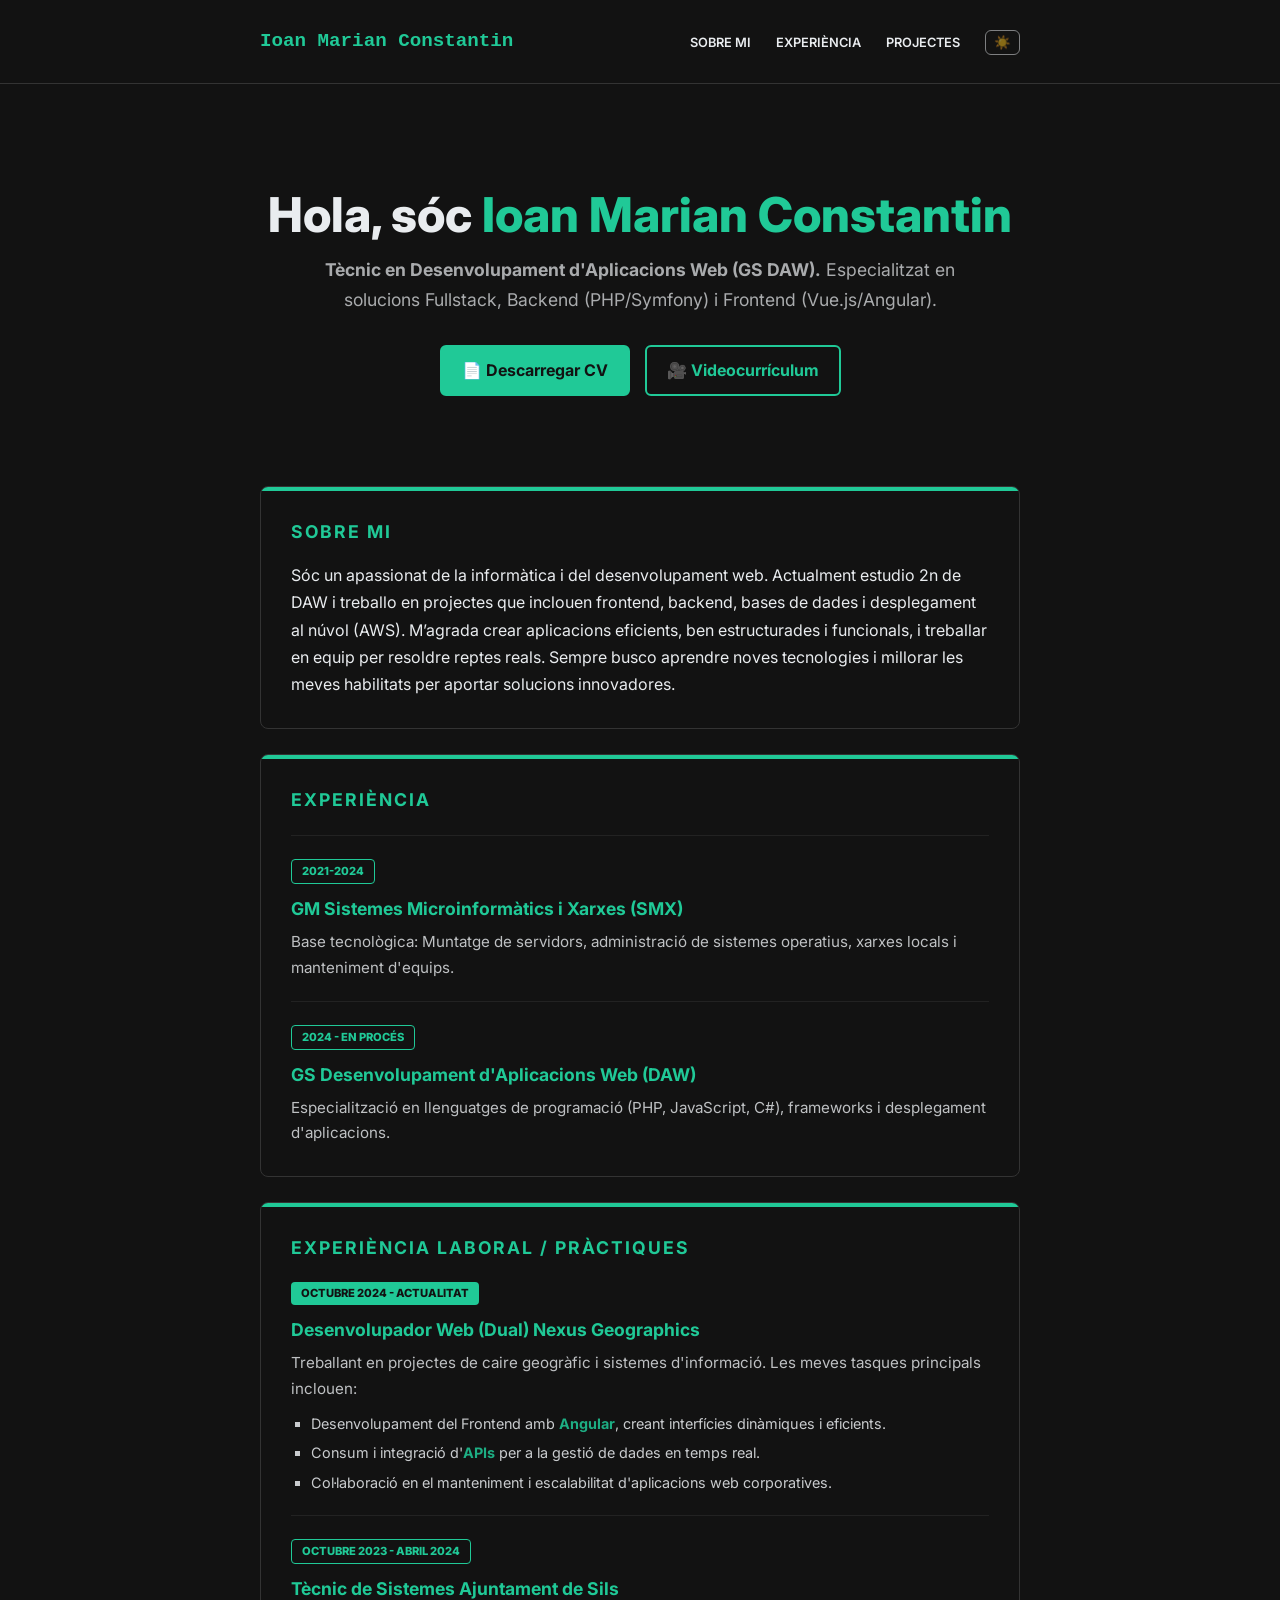
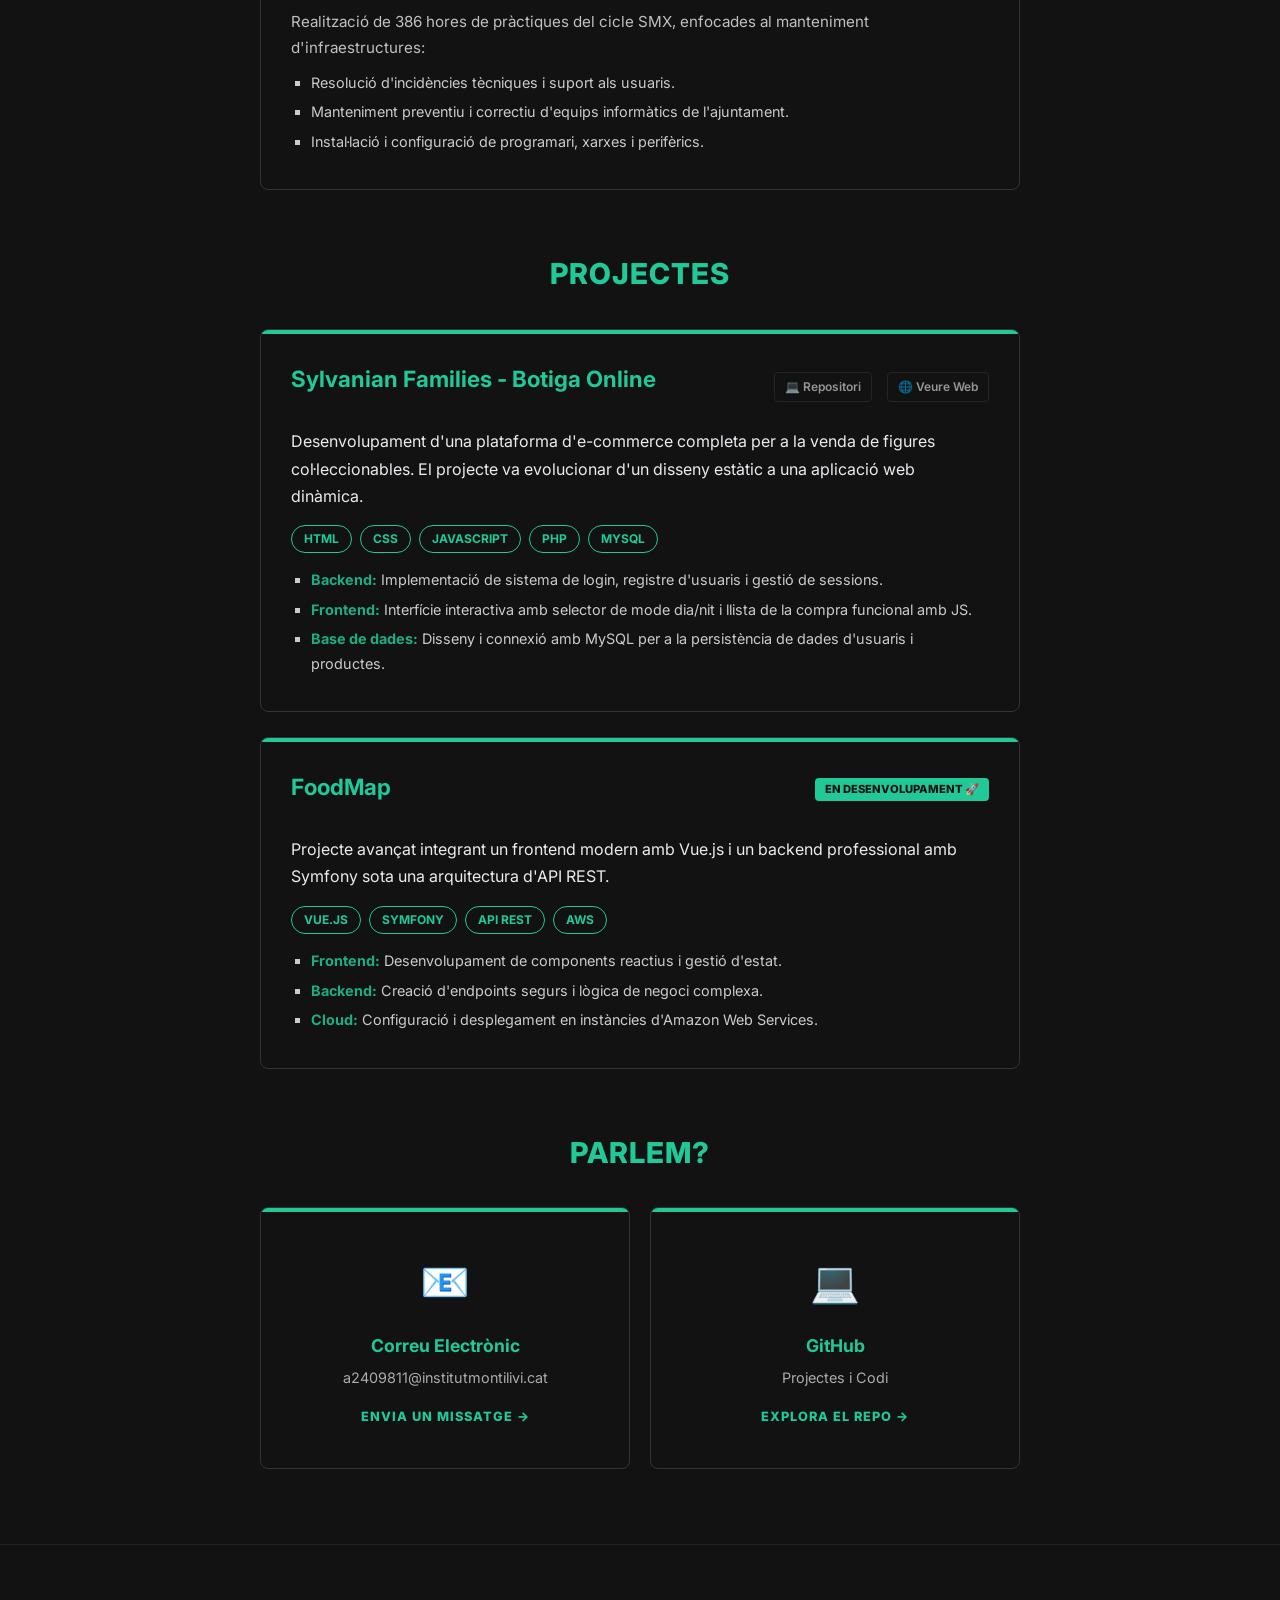
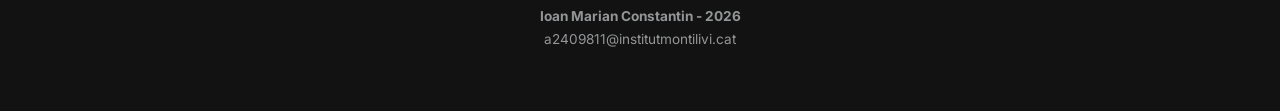
<file: index.html>
<!DOCTYPE html>
<html lang="ca" data-theme="dark">
<head>
    <meta charset="UTF-8">
    <meta name="viewport" content="width=device-width, initial-scale=1.0">
    <title>Ioan | Portafoli DAW</title>
    <link rel="preconnect" href="https://fonts.googleapis.com">
    <link href="https://fonts.googleapis.com/css2?family=Inter:wght@400;600;800&display=swap" rel="stylesheet">
    <link rel="stylesheet" href="style.css">
</head>
<body>

    <header>
        <div class="container nav-container">
            <div class="logo">Ioan Marian Constantin</div>
            <nav>
                <ul>
                    <li><a href="#sobre-mi">Sobre mi</a></li>
                    <li><a href="#experiencia">Experiència</a></li>
                    <li><a href="#projectes">Projectes</a></li>
                    <li><button id="theme-btn" class="mode-toggle">🌓</button></li>
                </ul>
            </nav>
        </div>
    </header>

    <section id="hero">
    <div class="container hero-flex">
        <div class="hero-text">
            <h1>Hola, sóc <span>Ioan Marian Constantin</span></h1>
            <p><strong>Tècnic en Desenvolupament d'Aplicacions Web (GS DAW).</strong> Especialitzat en solucions Fullstack, Backend (PHP/Symfony) i Frontend (Vue.js/Angular).</p>
            <div class="hero-cta">
                <a href="CV_Ioan_Constantin.pdf" class="btn-primary" download>📄 Descarregar CV</a>
                <a href="video.html" class="btn-secondary">🎥 Videocurrículum</a>
            </div>  
        </div>
    </div>
    </section>

    <main class="container">
        <section id="sobre-mi" class="card bloc-destacat">
            <div class="header-bloc">
                <h2>Sobre mi</h2>
            </div>
            <p>Sóc un apassionat de la informàtica i del desenvolupament web.
                Actualment estudio 2n de DAW i treballo en projectes que inclouen frontend, backend, bases de dades i desplegament al núvol (AWS).
                M’agrada crear aplicacions eficients, ben estructurades i funcionals, i treballar en equip per resoldre reptes reals.
                Sempre busco aprendre noves tecnologies i millorar les meves habilitats per aportar solucions innovadores.
            </p>
        </section>

        <section id="experiencia" class="card bloc-destacat">
            <div class="header-bloc">
                <h2>Experiència</h2>
            </div>

            <hr class="separator">

            <div class="exp-item">
                <span class="tag-outline">2021-2024</span>
                <h3>GM Sistemes Microinformàtics i Xarxes (SMX)</h3>
                <p>Base tecnològica: Muntatge de servidors, administració de sistemes operatius, xarxes locals i manteniment d'equips.</p>
            </div>

            <hr class="separator">

            <div class="exp-item">
                <span class="tag-outline">2024 - en procés</span>
                <h3>GS Desenvolupament d'Aplicacions Web (DAW)</h3>
                <p>Especialització en llenguatges de programació (PHP, JavaScript, C#), frameworks i desplegament d'aplicacions.</p>
            </div>

        </section>

        <section id="experienciaLaboral" class="card bloc-destacat">
            <div class="header-bloc">
                <h2>Experiència Laboral / Pràctiques</h2>
            </div>

            <div class="exp-item">
                <span class="tag">Octubre 2024 - Actualitat</span>
                <h3>Desenvolupador Web (Dual) Nexus Geographics</h3>
                <p>Treballant en projectes de caire geogràfic i sistemes d'informació. Les meves tasques principals inclouen:</p>
                <ul class="exp-list-detall">
                    <li>Desenvolupament del Frontend amb <strong>Angular</strong>, creant interfícies dinàmiques i eficients.</li>
                    <li>Consum i integració d'<strong>APIs</strong> per a la gestió de dades en temps real.</li>
                    <li>Col·laboració en el manteniment i escalabilitat d'aplicacions web corporatives.</li>
                </ul>
            </div>

            <hr class="separator">

            <div class="exp-item">
                <span class="tag-outline">Octubre 2023 - Abril 2024</span>
                <h3>Tècnic de Sistemes Ajuntament de Sils</h3>
                <p>Realització de 386 hores de pràctiques del cicle SMX, enfocades al manteniment d'infraestructures:</p>
                <ul class="exp-list-detall">
                    <li>Resolució d'incidències tècniques i suport als usuaris.</li>
                    <li>Manteniment preventiu i correctiu d'equips informàtics de l'ajuntament.</li>
                    <li>Instal·lació i configuració de programari, xarxes i perifèrics.</li>
                </ul>
            </div>
        </section>

        <section id="projectes">
            <h2 class="section-title">Projectes</h2>
            <div class="project-grid">
                
                <div class="card bloc-destacat project-main">
                    <div class="header-bloc">
                        <h3>Sylvanian Families - Botiga Online</h3>
                        <div class="contact-minibar">
                            <a href="https://github.com/DAM-DAW-M-Optatiu/grup-a-web-estatica-Ioan-Cons" target="_blank">💻 Repositori</a>
                            <a href="https://grup-a-web-estatica-ioan-cons.vercel.app/" target="_blank">🌐 Veure Web</a>
                        </div>
                    </div>
                    <p>Desenvolupament d'una plataforma d'e-commerce completa per a la venda de figures col·leccionables. El projecte va evolucionar d'un disseny estàtic a una aplicació web dinàmica.</p>
                    
                    <div class="tech-tags">
                        <span class="tag-tech">HTML</span>
                        <span class="tag-tech">CSS</span>
                        <span class="tag-tech">JavaScript</span>
                        <span class="tag-tech">PHP</span>
                        <span class="tag-tech">MySQL</span>
                    </div>

                    <ul class="exp-list-detall">
                        <li><strong>Backend:</strong> Implementació de sistema de login, registre d'usuaris i gestió de sessions.</li>
                        <li><strong>Frontend:</strong> Interfície interactiva amb selector de mode dia/nit i llista de la compra funcional amb JS.</li>
                        <li><strong>Base de dades:</strong> Disseny i connexió amb MySQL per a la persistència de dades d'usuaris i productes.</li>
                    </ul>
                </div>
            </div>

            <div class="card bloc-destacat project-main">
                <div class="header-bloc">
                    <h3>FoodMap</h3>
                    <span class="tag">En desenvolupament 🚀</span>
                </div>
                <p>Projecte avançat integrant un frontend modern amb Vue.js i un backend professional amb Symfony sota una arquitectura d'API REST.</p>
                
                <div class="tech-tags">
                    <span class="tag-tech">Vue.js</span>
                    <span class="tag-tech">Symfony</span>
                    <span class="tag-tech">API REST</span>
                    <span class="tag-tech">AWS</span>
                </div>

                <ul class="exp-list-detall">
                    <li><strong>Frontend:</strong> Desenvolupament de components reactius i gestió d'estat.</li>
                    <li><strong>Backend:</strong> Creació d'endpoints segurs i lògica de negoci complexa.</li>
                    <li><strong>Cloud:</strong> Configuració i desplegament en instàncies d'Amazon Web Services.</li>
                </ul>
            </div>

        </section>
    </main>

    <section id="contacte" class="container">
        <h2 class="section-title">Parlem?</h2>
        <div class="contact-grid">
            <a href="mailto:a2409811@institutmontilivi.cat" class="card bloc-destacat contact-card">
                <div class="contact-icon">📧</div>
                <h3>Correu Electrònic</h3>
                <p>a2409811@institutmontilivi.cat</p>
                <span class="contact-action">Envia un missatge →</span>
            </a>

            <a href="https://github.com/Ioan-Cons/ProjecteWebEstatica_Ioan_Constantin.git" target="_blank" class="card bloc-destacat contact-card">
                <div class="contact-icon">💻</div>
                <h3>GitHub</h3>
                <p>Projectes i Codi</p>
                <span class="contact-action">Explora el repo →</span>
            </a>
        </div>
    </section>

    <footer>
        <div class="container">
            <p><strong>Ioan Marian Constantin - 2026</strong></p>
            <p>a2409811@institutmontilivi.cat</p>
        </div>
    </footer>

    <script>
        const btn = document.getElementById('theme-btn');
        const html = document.documentElement;

        // 1. Carregar el tema guardat quan s'obre la pàgina
        const savedTheme = localStorage.getItem('theme') || 'dark';
        html.setAttribute('data-theme', savedTheme);
        if(btn) btn.innerHTML = savedTheme === 'dark' ? '☀️' : '🌙';

        // 2. Escoltador per al botó (només si el botó existeix a la pàgina)
        if(btn) {
            btn.addEventListener('click', () => {
                const currentTheme = html.getAttribute('data-theme');
                const newTheme = currentTheme === 'dark' ? 'light' : 'dark';
                
                html.setAttribute('data-theme', newTheme);
                localStorage.setItem('theme', newTheme); // Guarda la tria
                btn.innerHTML = newTheme === 'dark' ? '☀️' : '🌙';
            });
        }
    </script>
</body>
</html>
</file>
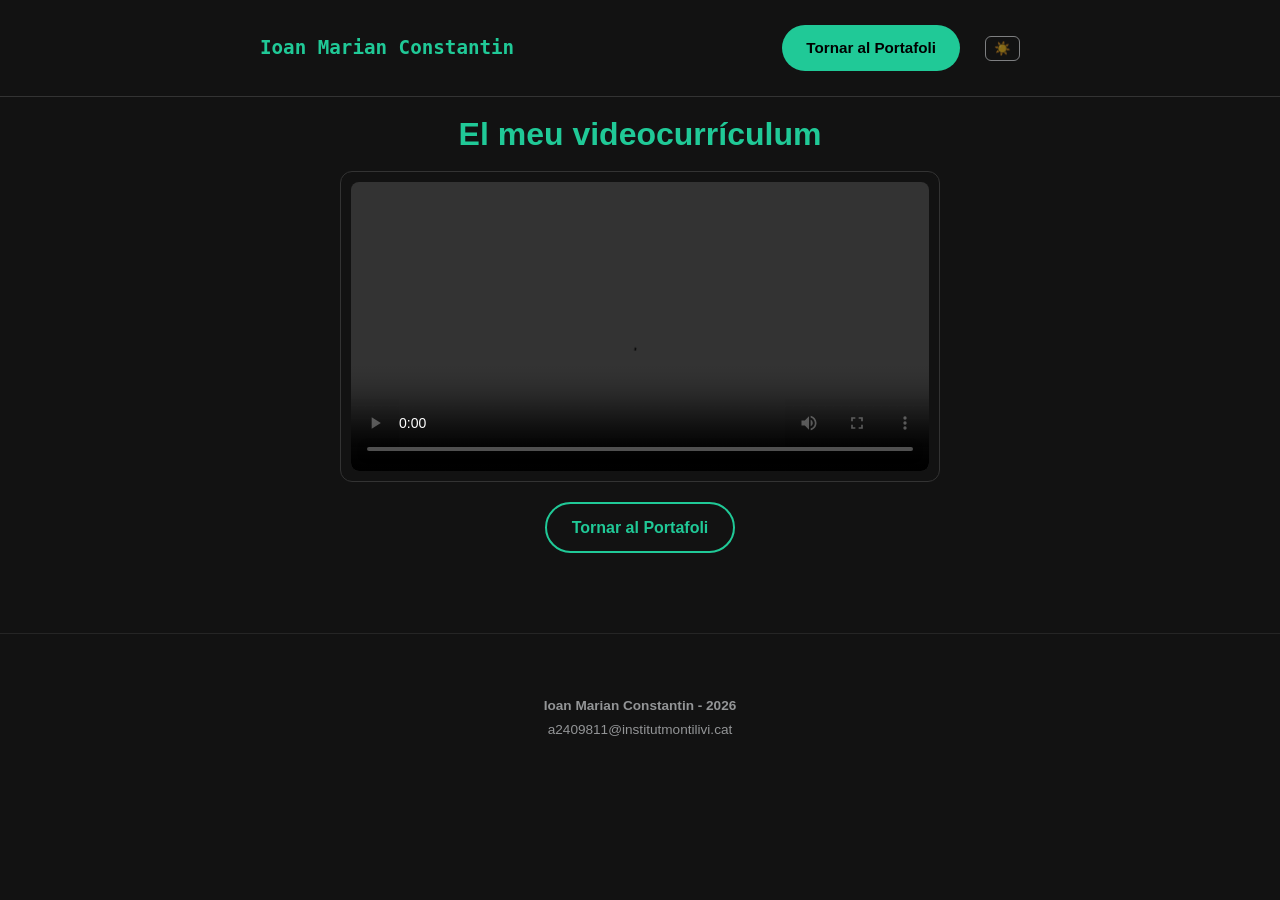
<file: video.html>
<!DOCTYPE html>
<html lang="ca" data-theme="dark">
<head>
    <meta charset="UTF-8">
    <meta name="viewport" content="width=device-width, initial-scale=1.0">
    <title>Videocurrículum | Ioan</title>
    <link rel="stylesheet" href="style.css">
    <style>
        .video-wrapper { 
            max-width: 600px; 
            margin: 0 auto; 
            padding: 0;
        }
        .btn-back-nav {
            background-color: var(--accent);
            color: #000;
            padding: 10px 24px;
            border-radius: 30px;
            text-decoration: none;
            font-weight: 600;
            font-size: 0.95rem;
            transition: all 0.3s ease;
            text-transform: none;
            display: inline-block;
            border: none;
        }
        .btn-back-nav:hover {
            opacity: 0.9;
            transform: translateY(-2px);
        }
        .nav-container { 
            display: flex; 
            justify-content: space-between; 
            align-items: center; 
        }
        ul { 
            list-style: none; 
            display: flex; 
            align-items: center; 
            gap: 15px; 
            margin: 0; 
            padding: 0; 
        }
        .card.bloc-destacat::before {
            display: none;
        }
    </style>
</head>
<body>
    <header>
        <div class="container nav-container">
            <div class="logo">Ioan Marian Constantin</div>
            <nav>
                <ul>
                    <li><a href="index.html" class="btn-back-nav">Tornar al Portafoli</a></li>
                    <li><button id="theme-btn" class="mode-toggle">🌓</button></li>
                </ul>
            </nav>
        </div>
    </header>

    <main class="container" style="text-align: center; padding: 10px 20px 40px 20px;">
        <h1 style="color: var(--accent); margin-bottom: 10px; text-transform: none;">El meu videocurrículum</h1>
        
        <div class="video-wrapper">
            <div class="card bloc-destacat" style="padding: 10px; border: 2px solid var(--accent); border-radius: 12px; margin-bottom: 0;">
                <video width="100%" controls style="border-radius: 8px; display: block;">
                    <source src="https://github.com/Ioan-Cons/ioan-cons.github.io/releases/download/v1.0/vIDEOcurriculum.mp4" type="video/mp4">
                    El teu navegador no suporta vídeos.
                </video>
            </div>
        </div>

        <div style="margin-top: 20px;">
            <a href="index.html" class="btn-secondary btn-rounded">
                Tornar al Portafoli
            </a>
        </div>
    </main>

    <footer>
        <div class="container">
            <p><strong>Ioan Marian Constantin - 2026</strong></p>
            <p>a2409811@institutmontilivi.cat</p>
        </div>
    </footer>

    <script>
        const btn = document.getElementById('theme-btn');
        const html = document.documentElement;
        const savedTheme = localStorage.getItem('theme') || 'dark';
        html.setAttribute('data-theme', savedTheme);
        btn.innerHTML = savedTheme === 'dark' ? '☀️' : '🌙';

        btn.addEventListener('click', () => {
            const currentTheme = html.getAttribute('data-theme');
            const newTheme = currentTheme === 'dark' ? 'light' : 'dark';
            html.setAttribute('data-theme', newTheme);
            localStorage.setItem('theme', newTheme);
            btn.innerHTML = newTheme === 'dark' ? '☀️' : '🌙';
        });
    </script>
</body>
</html>
</file>
<file: style.css>
:root[data-theme="light"] {
    --bg: #ffffff;
    --card: #f8f9fa;
    --text: #212529;
    --accent: #fd7e14;
    --border: #e0e0e0;
}

:root[data-theme="dark"] {
    --bg: #121212;
    --card: #121212;
    --text: #e9ecef;
    --accent: #20c997;
    --border: #333333;
}

/* BASE */
* { 
    margin: 0; 
    padding: 0; 
    box-sizing: border-box; 
    transition: 0.2s ease; 
}

body { 
    font-family: 'Inter', sans-serif; 
    background-color: var(--bg); color: var(--text); line-height: 1.7; 
}

.container { 
    max-width: 800px; 
    margin: 0 auto; 
    padding: 0 20px; 
}

/* HEADER */
header { 
    padding: 25px 0; 
    background: var(--bg); 
    border-bottom: 1px solid var(--border); 
    position: sticky; 
    top: 0; z-index: 100; 
}

.nav-container { 
    display: flex; 
    justify-content: space-between; 
    align-items: center; 
}

.logo { 
    font-weight: 800; 
    font-size: 1.2rem; 
    color: var(--accent); 
    font-family: monospace; 
}

nav ul { 
    display: flex; 
    list-style: none; 
    gap: 25px; 
    align-items: center; 
}

nav a { 
    text-decoration: none; 
    color: var(--text); 
    font-weight: 600; 
    font-size: 0.8rem; 
    text-transform: uppercase; 
}

.mode-toggle { 
    background: none; 
    border: 1px solid var(--text); 
    color: var(--text); cursor: pointer; 
    padding: 4px 8px; border-radius: 
    6px; opacity: 0.5; 
}

#hero {
    padding: 30px 0 30px 0;
    display: flex;
    flex-direction: column;
    align-items: center;
    text-align: center;
}
#hero h1 { font-size: 3rem; font-weight: 800; }
#hero h1 span { color: var(--accent); }
#hero p { 
    font-size: 1.1rem; 
    opacity: 0.7; 
    margin: 0 auto 30px auto;
    max-width: 700px;
}

.card { 
    background: var(--card);
    padding: 30px; 
    border-radius: 8px; 
    margin-bottom: 25px; 
    border: 1px solid var(--border); 
    position: relative; 
    overflow: hidden;
}

.bloc-destacat::before { 
    content: ""; 
    position: absolute; 
    top: 0; left: 0; 
    width: 100%; height: 
    4px; background: var(--accent); 
    border-radius: 8px 8px 0 0; 
}


.header-bloc { 
    display: flex; 
    justify-content: space-between; 
    align-items: center; 
    margin-bottom: 15px; 
    flex-wrap: wrap; gap: 10px; 
}

h2 { 
    font-size: 1.1rem; 
    text-transform: uppercase; 
    letter-spacing: 2px; 
    color: var(--accent); margin-bottom: 0; 
}


.contact-minibar { 
    display: 
    flex; gap: 15px; 
}

.contact-minibar a { 
    text-decoration: none; 
    color: var(--text); 
    font-size: 0.75rem; 
    font-weight: 600; 
    opacity: 0.6; 
    border: 1px solid var(--border); 
    padding: 4px 10px; 
    border-radius: 4px; 
}

.contact-minibar a:hover { 
    opacity: 1; 
    border-color: var(--accent); 
    color: var(--accent); 
}

.contact-minibar-small { 
    margin-top: 15px; 
}

.contact-minibar-small a { 
    text-decoration: none; 
    color: var(--accent); 
    font-size: 0.8rem; 
    font-weight: 700; 
}

/* EXPERIÈNCIA */
.tag { 
    display: inline-block; 
    background: var(--accent); 
    color: var(--bg); 
    font-size: 0.7rem; 
    font-weight: 800; 
    padding: 2px 10px; 
    border-radius: 4px; 
    margin-bottom: 10px; 
    text-transform: uppercase; 
}

/* PROJECTES */
.section-title { 
    margin: 60px 0 30px 0; 
    font-size: 1.8rem;
    font-weight: 800;
    color: var(--accent);
    text-align: center; 
    text-transform: uppercase;
    letter-spacing: 1px;
}

.card h3 {
    font-size: 1.4rem;
    margin-bottom: 15px;
    color: var(--accent);
}

.project-main {
    grid-column: 1 / -1;
    background: var(--card);
}

.project-grid { 
    display: grid; 
    grid-template-columns: 1fr 1fr; 
    gap: 20px;
}

.separator {
    border: 0;
    border-top: 1px solid var(--border);
    margin: 20px 0;
    opacity: 0.5;
}

.tag-outline {
    display: inline-block;
    border: 1px solid var(--accent);
    color: var(--accent);
    font-size: 0.7rem;
    font-weight: 800;
    padding: 2px 10px;
    border-radius: 4px;
    margin-bottom: 10px;
    text-transform: uppercase;
}

.exp-item h3 {
    font-size: 1.1rem;
    margin-bottom: 5px;
}

.exp-item p {
    font-size: 0.95rem;
    opacity: 0.8;
}

.exp-list-detall {
    margin-left: 20px;
    margin-top: 10px;
    list-style-type: square;
    font-size: 0.9rem;
    opacity: 0.85;
}

.exp-list-detall li {
    margin-bottom: 5px;
}

.exp-list-detall strong {
    color: var(--accent);
}

.tech-tags {
    margin: 15px 0;
    display: flex;
    flex-wrap: wrap;
    gap: 8px;
}

.tag-tech {
    background: var(--bg-sec);
    color: var(--accent);
    border: 1px solid var(--accent);
    padding: 3px 12px;
    border-radius: 15px;
    font-size: 0.75rem;
    font-weight: 700;
    text-transform: uppercase;
}

.project-main {
    grid-column: 1 / -1;
    background: linear-gradient(to bottom right, var(--card), var(--bg-sec));
}

/* GRID DE CONTACTE */
.contact-grid {
    display: grid;
    grid-template-columns: repeat(auto-fit, minmax(250px, 1fr));
    gap: 20px;
    margin-bottom: 50px;
}

.contact-card {
    text-align: center;
    text-decoration: none;
    color: inherit;
    display: flex;
    flex-direction: column;
    align-items: center;
    justify-content: center;
    padding: 40px 20px;
}

.contact-card:hover {
    transform: translateY(-5px);
    border-color: var(--accent);
}

.contact-icon {
    font-size: 2.5rem;
    margin-bottom: 15px;
}

.contact-card h3 {
    font-size: 1.1rem;
    margin-bottom: 5px;
    color: var(--accent);
}

.contact-card p {
    font-size: 0.9rem;
    opacity: 0.7;
    margin-bottom: 15px;
}

.contact-action {
    font-size: 0.8rem;
    font-weight: 800;
    text-transform: uppercase;
    color: var(--accent);
    letter-spacing: 1px;
}

footer { text-align: center; padding: 60px 0; opacity: 0.6; font-size: 0.85rem; border-top: 1px solid var(--border); margin-top: 40px; }

@media (max-width: 600px) {
    .header-bloc { flex-direction: column; align-items: flex-start; }
    .project-grid { grid-template-columns: 1fr; }
}

.header-bloc {
    display: flex;
    justify-content: space-between;
    align-items: center;
    margin-bottom: 15px;
}

.header-actions {
    display: flex;
    gap: 10px;
    align-items: center;
}


.btn-veure-web {
    padding: 5px 12px;
    background: rgba(255, 255, 255, 0.1); 
    border: 1px solid #444;
    border-radius: 6px;
    text-decoration: none;
    color: white;
    font-size: 0.9em;
    transition: 0.3s;
}

.btn-veure-web:hover {
    background: rgba(255, 255, 255, 0.2);
    border-color: #00ff88;
}

/* Layout del Hero */
.hero-flex {
    display: flex;
    align-items: center;
    justify-content: space-between;
    gap: 40px;
    padding: 60px 0;
}

.hero-text {
    flex: 1;
}

/* Foto tipus DNI */
.profile-pic {
    width: 220px;
    height: 220px;
    border-radius: 12px;
    border: 3px solid #00ff88;
    object-fit: cover;
    box-shadow: 0 10px 30px rgba(0, 0, 0, 0.5);
}

/* Contenedor de botons */
.hero-cta {
    margin-top: 35px;
    display: flex;
    gap: 20px;
    justify-content: center;
    width: 100%;
}

/* Botó Descarregar CV (Verd ple) */
.btn-primary {
    background: var(--accent);
    color: var(--bg);
    padding: 12px 24px;
    border-radius: 8px;
    font-weight: 800;
    text-decoration: none;
    transition: 0.3s ease;
    border: 2px solid var(--accent);
    display: inline-block;
}

.btn-primary:hover {
    transform: translateY(-2px);
    background-color: var(--accent);
}

.btn-secondary {
    background: transparent;
    color: var(--accent);
    padding: 12px 24px;
    border-radius: 8px;
    font-weight: 800;
    text-decoration: none;
    border: 2px solid var(--accent);
    transition: 0.3s ease;
    display: inline-block;
}

.btn-secondary:hover {
    background: var(--accent);
    color: var(--bg);
    transform: translateY(-2px);
}

/* Contenidor de Vídeo */
.video-container {
    margin-top: 20px;
    border-radius: 15px;
    overflow: hidden;
    border: 1px solid #333;
}

/* Adaptació per a mòbils */
@media (max-width: 768px) {
    .hero-flex {
        flex-direction: column-reverse;
        text-align: center;
    }
    .hero-cta {
        justify-content: center;
    }
}

.card, .bloc-destacat, .project-main, .contact-card {
    background-color: var(--card) !important; /* Negre total */
    background-image: none !important;    /* Fora gradients */
    border: 1px solid var(--border) !important; /* Vora fina gris */
}

/* 2. ARREGLAR ELS BOTONS DEL HERO (que ara es veuen liles i petits) */
.hero-cta {
    display: flex;
    gap: 15px;
    margin-top: 25px;
}

.btn-primary, .btn-secondary {
    text-decoration: none !important;
    padding: 10px 20px;
    border-radius: 6px;
    font-weight: 700;
    display: inline-block;
}

.btn-primary {
    background-color: #20c997 !important; /* Verd */
    color: #121212 !important;            /* Text negre */
}

.btn-primary:hover {
    opacity: 0.9;
    transform: translateY(-2px);
    box-shadow: 0 4px 12px rgba(0, 0, 0, 0.15);
}

.btn-secondary {
    background-color: transparent !important;
    color: var(--accent) !important; /* Ara canviarà a taronja en clar i verd en fosc */
    border: 2px solid var(--accent) !important;
    transition: 0.3s ease;
}

.btn-secondary:hover {
    background-color: var(--accent) !important;
    color: var(--bg) !important; /* El text es torna del color del fons (blanc o negre) */
    transform: translateY(-2px);
}

.btn-rounded {
    padding: 10px 25px;
    border-radius: 30px !important;
    text-decoration: none;
    display: inline-block;
}
</file>
